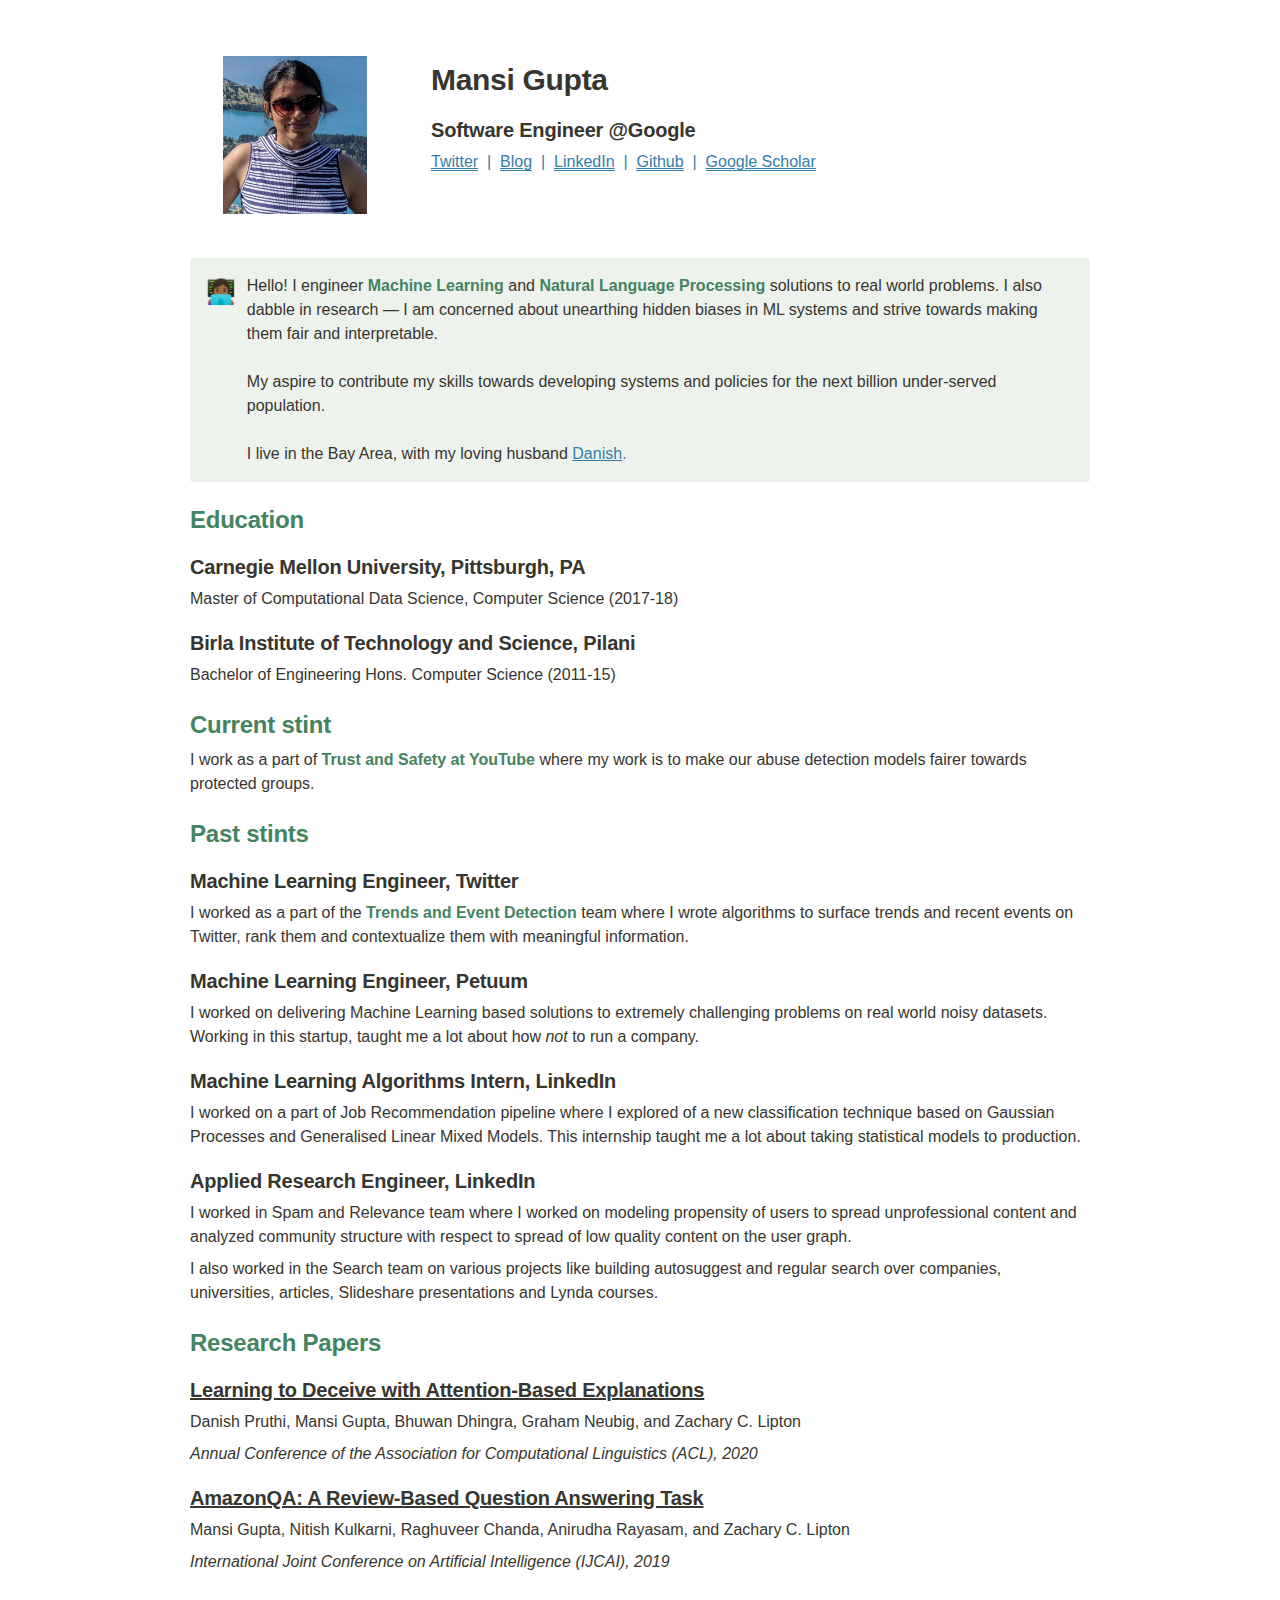
<file: index.html>
<html><head><meta http-equiv="Content-Type" content="text/html; charset=utf-8"/><title>Untitled</title><style>
/* cspell:disable-file */
/* webkit printing magic: print all background colors */
html {
	-webkit-print-color-adjust: exact;
}
* {
	box-sizing: border-box;
	-webkit-print-color-adjust: exact;
}

html,
body {
	margin: 0;
	padding: 0;
}
@media only screen {
	body {
		margin: 2em auto;
		max-width: 900px;
		color: rgb(55, 53, 47);
	}
}

body {
	line-height: 1.5;
	white-space: pre-wrap;
}

a,
a.visited {
	color: inherit;
	text-decoration: underline;
}

.pdf-relative-link-path {
	font-size: 80%;
	color: #444;
}

h1,
h2,
h3 {
	letter-spacing: -0.01em;
	line-height: 1.2;
	font-weight: 600;
	margin-bottom: 0;
}

.page-title {
	font-size: 2.5rem;
	font-weight: 700;
	margin-top: 0;
	margin-bottom: 0.75em;
}

h1 {
	font-size: 1.875rem;
	margin-top: 1.875rem;
}

h2 {
	font-size: 1.5rem;
	margin-top: 1.5rem;
}

h3 {
	font-size: 1.25rem;
	margin-top: 1.25rem;
}

.source {
	border: 1px solid #ddd;
	border-radius: 3px;
	padding: 1.5em;
	word-break: break-all;
}

.callout {
	border-radius: 3px;
	padding: 1rem;
}

figure {
	margin: 1.25em 0;
	page-break-inside: avoid;
}

figcaption {
	opacity: 0.5;
	font-size: 85%;
	margin-top: 0.5em;
}

mark {
	background-color: transparent;
}

.indented {
	padding-left: 1.5em;
}

hr {
	background: transparent;
	display: block;
	width: 100%;
	height: 1px;
	visibility: visible;
	border: none;
	border-bottom: 1px solid rgba(55, 53, 47, 0.09);
}

img {
	max-width: 100%;
}

@media only print {
	img {
		max-height: 100vh;
		object-fit: contain;
	}
}

@page {
	margin: 1in;
}

.collection-content {
	font-size: 0.875rem;
}

.column-list {
	display: flex;
	justify-content: space-between;
}

.column {
	padding: 0 1em;
}

.column:first-child {
	padding-left: 0;
}

.column:last-child {
	padding-right: 0;
}

.table_of_contents-item {
	display: block;
	font-size: 0.875rem;
	line-height: 1.3;
	padding: 0.125rem;
}

.table_of_contents-indent-1 {
	margin-left: 1.5rem;
}

.table_of_contents-indent-2 {
	margin-left: 3rem;
}

.table_of_contents-indent-3 {
	margin-left: 4.5rem;
}

.table_of_contents-link {
	text-decoration: none;
	opacity: 0.7;
	border-bottom: 1px solid rgba(55, 53, 47, 0.18);
}

table,
th,
td {
	border: 1px solid rgba(55, 53, 47, 0.09);
	border-collapse: collapse;
}

table {
	border-left: none;
	border-right: none;
}

th,
td {
	font-weight: normal;
	padding: 0.25em 0.5em;
	line-height: 1.5;
	min-height: 1.5em;
	text-align: left;
}

th {
	color: rgba(55, 53, 47, 0.6);
}

ol,
ul {
	margin: 0;
	margin-block-start: 0.6em;
	margin-block-end: 0.6em;
}

li > ol:first-child,
li > ul:first-child {
	margin-block-start: 0.6em;
}

ul > li {
	list-style: disc;
}

ul.to-do-list {
	text-indent: -1.7em;
}

ul.to-do-list > li {
	list-style: none;
}

.to-do-children-checked {
	text-decoration: line-through;
	opacity: 0.375;
}

ul.toggle > li {
	list-style: none;
}

ul {
	padding-inline-start: 1.7em;
}

ul > li {
	padding-left: 0.1em;
}

ol {
	padding-inline-start: 1.6em;
}

ol > li {
	padding-left: 0.2em;
}

.mono ol {
	padding-inline-start: 2em;
}

.mono ol > li {
	text-indent: -0.4em;
}

.toggle {
	padding-inline-start: 0em;
	list-style-type: none;
}

/* Indent toggle children */
.toggle > li > details {
	padding-left: 1.7em;
}

.toggle > li > details > summary {
	margin-left: -1.1em;
}

.selected-value {
	display: inline-block;
	padding: 0 0.5em;
	background: rgba(206, 205, 202, 0.5);
	border-radius: 3px;
	margin-right: 0.5em;
	margin-top: 0.3em;
	margin-bottom: 0.3em;
	white-space: nowrap;
}

.collection-title {
	display: inline-block;
	margin-right: 1em;
}

.simple-table {
	margin-top: 1em;
	font-size: 0.875rem;
	empty-cells: show;
}
.simple-table td {
	height: 29px;
	min-width: 120px;
}

.simple-table th {
	height: 29px;
	min-width: 120px;
}

.simple-table-header-color {
	background: rgb(247, 246, 243);
	color: black;
}
.simple-table-header {
	font-weight: 500;
}

time {
	opacity: 0.5;
}

.icon {
	display: inline-block;
	max-width: 1.2em;
	max-height: 1.2em;
	text-decoration: none;
	vertical-align: text-bottom;
	margin-right: 0.5em;
}

img.icon {
	border-radius: 3px;
}

.user-icon {
	width: 1.5em;
	height: 1.5em;
	border-radius: 100%;
	margin-right: 0.5rem;
}

.user-icon-inner {
	font-size: 0.8em;
}

.text-icon {
	border: 1px solid #000;
	text-align: center;
}

.page-cover-image {
	display: block;
	object-fit: cover;
	width: 100%;
	max-height: 30vh;
}

.page-header-icon {
	font-size: 3rem;
	margin-bottom: 1rem;
}

.page-header-icon-with-cover {
	margin-top: -0.72em;
	margin-left: 0.07em;
}

.page-header-icon img {
	border-radius: 3px;
}

.link-to-page {
	margin: 1em 0;
	padding: 0;
	border: none;
	font-weight: 500;
}

p > .user {
	opacity: 0.5;
}

td > .user,
td > time {
	white-space: nowrap;
}

input[type="checkbox"] {
	transform: scale(1.5);
	margin-right: 0.6em;
	vertical-align: middle;
}

p {
	margin-top: 0.5em;
	margin-bottom: 0.5em;
}

.image {
	border: none;
	margin: 1.5em 0;
	padding: 0;
	border-radius: 0;
	text-align: center;
}

.code,
code {
	background: rgba(135, 131, 120, 0.15);
	border-radius: 3px;
	padding: 0.2em 0.4em;
	border-radius: 3px;
	font-size: 85%;
	tab-size: 2;
}

code {
	color: #eb5757;
}

.code {
	padding: 1.5em 1em;
}

.code-wrap {
	white-space: pre-wrap;
	word-break: break-all;
}

.code > code {
	background: none;
	padding: 0;
	font-size: 100%;
	color: inherit;
}

blockquote {
	font-size: 1.25em;
	margin: 1em 0;
	padding-left: 1em;
	border-left: 3px solid rgb(55, 53, 47);
}

.bookmark {
	text-decoration: none;
	max-height: 8em;
	padding: 0;
	display: flex;
	width: 100%;
	align-items: stretch;
}

.bookmark-title {
	font-size: 0.85em;
	overflow: hidden;
	text-overflow: ellipsis;
	height: 1.75em;
	white-space: nowrap;
}

.bookmark-text {
	display: flex;
	flex-direction: column;
}

.bookmark-info {
	flex: 4 1 180px;
	padding: 12px 14px 14px;
	display: flex;
	flex-direction: column;
	justify-content: space-between;
}

.bookmark-image {
	width: 33%;
	flex: 1 1 180px;
	display: block;
	position: relative;
	object-fit: cover;
	border-radius: 1px;
}

.bookmark-description {
	color: rgba(55, 53, 47, 0.6);
	font-size: 0.75em;
	overflow: hidden;
	max-height: 4.5em;
	word-break: break-word;
}

.bookmark-href {
	font-size: 0.75em;
	margin-top: 0.25em;
}

.sans { font-family: ui-sans-serif, -apple-system, BlinkMacSystemFont, "Segoe UI", Helvetica, "Apple Color Emoji", Arial, sans-serif, "Segoe UI Emoji", "Segoe UI Symbol"; }
.code { font-family: "SFMono-Regular", Menlo, Consolas, "PT Mono", "Liberation Mono", Courier, monospace; }
.serif { font-family: Lyon-Text, Georgia, ui-serif, serif; }
.mono { font-family: iawriter-mono, Nitti, Menlo, Courier, monospace; }
.pdf .sans { font-family: Inter, ui-sans-serif, -apple-system, BlinkMacSystemFont, "Segoe UI", Helvetica, "Apple Color Emoji", Arial, sans-serif, "Segoe UI Emoji", "Segoe UI Symbol", 'Twemoji', 'Noto Color Emoji', 'Noto Sans CJK JP'; }
.pdf:lang(zh-CN) .sans { font-family: Inter, ui-sans-serif, -apple-system, BlinkMacSystemFont, "Segoe UI", Helvetica, "Apple Color Emoji", Arial, sans-serif, "Segoe UI Emoji", "Segoe UI Symbol", 'Twemoji', 'Noto Color Emoji', 'Noto Sans CJK SC'; }
.pdf:lang(zh-TW) .sans { font-family: Inter, ui-sans-serif, -apple-system, BlinkMacSystemFont, "Segoe UI", Helvetica, "Apple Color Emoji", Arial, sans-serif, "Segoe UI Emoji", "Segoe UI Symbol", 'Twemoji', 'Noto Color Emoji', 'Noto Sans CJK TC'; }
.pdf:lang(ko-KR) .sans { font-family: Inter, ui-sans-serif, -apple-system, BlinkMacSystemFont, "Segoe UI", Helvetica, "Apple Color Emoji", Arial, sans-serif, "Segoe UI Emoji", "Segoe UI Symbol", 'Twemoji', 'Noto Color Emoji', 'Noto Sans CJK KR'; }
.pdf .code { font-family: Source Code Pro, "SFMono-Regular", Menlo, Consolas, "PT Mono", "Liberation Mono", Courier, monospace, 'Twemoji', 'Noto Color Emoji', 'Noto Sans Mono CJK JP'; }
.pdf:lang(zh-CN) .code { font-family: Source Code Pro, "SFMono-Regular", Menlo, Consolas, "PT Mono", "Liberation Mono", Courier, monospace, 'Twemoji', 'Noto Color Emoji', 'Noto Sans Mono CJK SC'; }
.pdf:lang(zh-TW) .code { font-family: Source Code Pro, "SFMono-Regular", Menlo, Consolas, "PT Mono", "Liberation Mono", Courier, monospace, 'Twemoji', 'Noto Color Emoji', 'Noto Sans Mono CJK TC'; }
.pdf:lang(ko-KR) .code { font-family: Source Code Pro, "SFMono-Regular", Menlo, Consolas, "PT Mono", "Liberation Mono", Courier, monospace, 'Twemoji', 'Noto Color Emoji', 'Noto Sans Mono CJK KR'; }
.pdf .serif { font-family: PT Serif, Lyon-Text, Georgia, ui-serif, serif, 'Twemoji', 'Noto Color Emoji', 'Noto Serif CJK JP'; }
.pdf:lang(zh-CN) .serif { font-family: PT Serif, Lyon-Text, Georgia, ui-serif, serif, 'Twemoji', 'Noto Color Emoji', 'Noto Serif CJK SC'; }
.pdf:lang(zh-TW) .serif { font-family: PT Serif, Lyon-Text, Georgia, ui-serif, serif, 'Twemoji', 'Noto Color Emoji', 'Noto Serif CJK TC'; }
.pdf:lang(ko-KR) .serif { font-family: PT Serif, Lyon-Text, Georgia, ui-serif, serif, 'Twemoji', 'Noto Color Emoji', 'Noto Serif CJK KR'; }
.pdf .mono { font-family: PT Mono, iawriter-mono, Nitti, Menlo, Courier, monospace, 'Twemoji', 'Noto Color Emoji', 'Noto Sans Mono CJK JP'; }
.pdf:lang(zh-CN) .mono { font-family: PT Mono, iawriter-mono, Nitti, Menlo, Courier, monospace, 'Twemoji', 'Noto Color Emoji', 'Noto Sans Mono CJK SC'; }
.pdf:lang(zh-TW) .mono { font-family: PT Mono, iawriter-mono, Nitti, Menlo, Courier, monospace, 'Twemoji', 'Noto Color Emoji', 'Noto Sans Mono CJK TC'; }
.pdf:lang(ko-KR) .mono { font-family: PT Mono, iawriter-mono, Nitti, Menlo, Courier, monospace, 'Twemoji', 'Noto Color Emoji', 'Noto Sans Mono CJK KR'; }
.highlight-default {
	color: rgba(55, 53, 47, 1);
}
.highlight-gray {
	color: rgba(120, 119, 116, 1);
	fill: rgba(120, 119, 116, 1);
}
.highlight-brown {
	color: rgba(159, 107, 83, 1);
	fill: rgba(159, 107, 83, 1);
}
.highlight-orange {
	color: rgba(217, 115, 13, 1);
	fill: rgba(217, 115, 13, 1);
}
.highlight-yellow {
	color: rgba(203, 145, 47, 1);
	fill: rgba(203, 145, 47, 1);
}
.highlight-teal {
	color: rgba(68, 131, 97, 1);
	fill: rgba(68, 131, 97, 1);
}
.highlight-blue {
	color: rgba(51, 126, 169, 1);
	fill: rgba(51, 126, 169, 1);
}
.highlight-purple {
	color: rgba(144, 101, 176, 1);
	fill: rgba(144, 101, 176, 1);
}
.highlight-pink {
	color: rgba(193, 76, 138, 1);
	fill: rgba(193, 76, 138, 1);
}
.highlight-red {
	color: rgba(212, 76, 71, 1);
	fill: rgba(212, 76, 71, 1);
}
.highlight-gray_background {
	background: rgba(241, 241, 239, 1);
}
.highlight-brown_background {
	background: rgba(244, 238, 238, 1);
}
.highlight-orange_background {
	background: rgba(251, 236, 221, 1);
}
.highlight-yellow_background {
	background: rgba(251, 243, 219, 1);
}
.highlight-teal_background {
	background: rgba(237, 243, 236, 1);
}
.highlight-blue_background {
	background: rgba(231, 243, 248, 1);
}
.highlight-purple_background {
	background: rgba(244, 240, 247, 0.8);
}
.highlight-pink_background {
	background: rgba(249, 238, 243, 0.8);
}
.highlight-red_background {
	background: rgba(253, 235, 236, 1);
}
.block-color-default {
	color: inherit;
	fill: inherit;
}
.block-color-gray {
	color: rgba(120, 119, 116, 1);
	fill: rgba(120, 119, 116, 1);
}
.block-color-brown {
	color: rgba(159, 107, 83, 1);
	fill: rgba(159, 107, 83, 1);
}
.block-color-orange {
	color: rgba(217, 115, 13, 1);
	fill: rgba(217, 115, 13, 1);
}
.block-color-yellow {
	color: rgba(203, 145, 47, 1);
	fill: rgba(203, 145, 47, 1);
}
.block-color-teal {
	color: rgba(68, 131, 97, 1);
	fill: rgba(68, 131, 97, 1);
}
.block-color-blue {
	color: rgba(51, 126, 169, 1);
	fill: rgba(51, 126, 169, 1);
}
.block-color-purple {
	color: rgba(144, 101, 176, 1);
	fill: rgba(144, 101, 176, 1);
}
.block-color-pink {
	color: rgba(193, 76, 138, 1);
	fill: rgba(193, 76, 138, 1);
}
.block-color-red {
	color: rgba(212, 76, 71, 1);
	fill: rgba(212, 76, 71, 1);
}
.block-color-gray_background {
	background: rgba(241, 241, 239, 1);
}
.block-color-brown_background {
	background: rgba(244, 238, 238, 1);
}
.block-color-orange_background {
	background: rgba(251, 236, 221, 1);
}
.block-color-yellow_background {
	background: rgba(251, 243, 219, 1);
}
.block-color-teal_background {
	background: rgba(237, 243, 236, 1);
}
.block-color-blue_background {
	background: rgba(231, 243, 248, 1);
}
.block-color-purple_background {
	background: rgba(244, 240, 247, 0.8);
}
.block-color-pink_background {
	background: rgba(249, 238, 243, 0.8);
}
.block-color-red_background {
	background: rgba(253, 235, 236, 1);
}
.select-value-color-pink { background-color: rgba(245, 224, 233, 1); }
.select-value-color-purple { background-color: rgba(232, 222, 238, 1); }
.select-value-color-green { background-color: rgba(219, 237, 219, 1); }
.select-value-color-gray { background-color: rgba(227, 226, 224, 1); }
.select-value-color-opaquegray { background-color: rgba(255, 255, 255, 0.0375); }
.select-value-color-orange { background-color: rgba(250, 222, 201, 1); }
.select-value-color-brown { background-color: rgba(238, 224, 218, 1); }
.select-value-color-red { background-color: rgba(255, 226, 221, 1); }
.select-value-color-yellow { background-color: rgba(253, 236, 200, 1); }
.select-value-color-blue { background-color: rgba(211, 229, 239, 1); }

.checkbox {
	display: inline-flex;
	vertical-align: text-bottom;
	width: 16;
	height: 16;
	background-size: 16px;
	margin-left: 2px;
	margin-right: 5px;
}

.checkbox-on {
	background-image: url("data:image/svg+xml;charset=UTF-8,%3Csvg%20width%3D%2216%22%20height%3D%2216%22%20viewBox%3D%220%200%2016%2016%22%20fill%3D%22none%22%20xmlns%3D%22http%3A%2F%2Fwww.w3.org%2F2000%2Fsvg%22%3E%0A%3Crect%20width%3D%2216%22%20height%3D%2216%22%20fill%3D%22%2358A9D7%22%2F%3E%0A%3Cpath%20d%3D%22M6.71429%2012.2852L14%204.9995L12.7143%203.71436L6.71429%209.71378L3.28571%206.2831L2%207.57092L6.71429%2012.2852Z%22%20fill%3D%22white%22%2F%3E%0A%3C%2Fsvg%3E");
}

.checkbox-off {
	background-image: url("data:image/svg+xml;charset=UTF-8,%3Csvg%20width%3D%2216%22%20height%3D%2216%22%20viewBox%3D%220%200%2016%2016%22%20fill%3D%22none%22%20xmlns%3D%22http%3A%2F%2Fwww.w3.org%2F2000%2Fsvg%22%3E%0A%3Crect%20x%3D%220.75%22%20y%3D%220.75%22%20width%3D%2214.5%22%20height%3D%2214.5%22%20fill%3D%22white%22%20stroke%3D%22%2336352F%22%20stroke-width%3D%221.5%22%2F%3E%0A%3C%2Fsvg%3E");
}
	
</style></head><body><article id="c1f842e7-3046-4308-a407-2b301e80b8d4" class="page sans"><header><h1 class="page-title"></h1></header><div class="page-body"><div id="a8f28c75-cb20-49bd-b37d-0115805cb64c" class="column-list"><div id="56de422b-a6c1-4cd2-8c51-07428051989e" style="width:25%" class="column"><figure id="39986ae9-c410-421d-9ad6-3fed90054cea" class="image"><a href="website_image.png"><img style="width:144px" src="website_image.png"/></a></figure></div><div id="bb666da9-59e5-4c6b-a06d-b19e74d6b8ad" style="width:62.5%" class="column"><h1 id="d0f48e9f-ff0d-4416-9b76-8763866b4a02" class="">Mansi Gupta</h1><h3 id="637cc252-1488-4514-afca-9717ed061388" class="">Software Engineer @Google </h3><p id="18fc4683-c3bc-4e85-8de4-09128016b39a" class="block-color-blue"><span style="border-bottom:0.05em solid"><a href="https://twitter.com/im_mansigupta">Twitter</a></span>  |  <span style="border-bottom:0.05em solid"><a href="https://www.notion.so/Website-c06ca04752b74b51ba4d67d1e3d15dca">Blog</a></span>  |  <a href="https://www.linkedin.com/in/immansigupta/"><span style="border-bottom:0.05em solid">LinkedIn</span></a>  |  <span style="border-bottom:0.05em solid"><a href="https://github.com/mgupta1410/">Github</a></span>  |  <span style="border-bottom:0.05em solid"><a href="https://scholar.google.com/citations?user=v9-IuzwAAAAJ&amp;hl=en">Google Scholar</a></span></p></div><div id="15ca3383-9159-4646-b255-ec61d326a214" style="width:12.50000000000003%" class="column"><p id="7e0f321f-28b4-41ff-89f9-ad1a27274205" class="">
</p></div></div><figure class="block-color-teal_background callout" style="white-space:pre-wrap;display:flex" id="91b84763-923b-45b5-9842-573cec8a93fe"><div style="font-size:1.5em"><span class="icon">👩🏾‍💻</span></div><div style="width:100%">Hello! I engineer <strong><mark class="highlight-teal">Machine Learning</mark></strong> and <strong><mark class="highlight-teal">Natural Language Processing</mark></strong> solutions to real world problems. I also dabble in research — I am concerned about unearthing hidden biases in ML systems and strive towards making them fair and interpretable.

My aspire to contribute my skills towards developing systems and policies for the next billion under-served population.

I live in the Bay Area, with my loving husband <mark class="highlight-blue"><a href="https://www.cs.cmu.edu/~ddanish/">Danish</a></mark><mark class="highlight-blue">.</mark></div></figure><h2 id="a1055345-f7d6-456d-b264-16d16b088422" class=""><mark class="highlight-teal">Education</mark></h2><h3 id="b860a453-e540-4fec-abc1-84fbe4455b7d" class="">Carnegie Mellon University, Pittsburgh, PA</h3><p id="0a87345c-0f6c-4083-805a-f2619bb5f300" class="">Master of Computational Data Science, Computer Science (2017-18)</p><h3 id="8f57581d-cb72-4026-a325-31b05c61d6d8" class="">Birla Institute of Technology and Science, Pilani</h3><p id="4c06bba9-20cd-419f-b710-9c6a1e29f524" class="">Bachelor of Engineering Hons. Computer Science (2011-15)</p><h2 id="56fba75c-3f75-42c4-ab0c-0f1058ebb06e" class=""><mark class="highlight-teal">Current stint</mark></h2><p id="63105ea9-418a-4d69-94a4-596c756877ae" class="">I work as a part of <strong><mark class="highlight-teal">Trust and Safety at YouTube</mark></strong> where my work is to make our abuse detection models fairer towards protected groups.</p><h2 id="7dfe4bfb-93bc-4d3c-9490-968560c93e30" class=""><mark class="highlight-teal">Past stints</mark></h2><h3 id="9ef21b8c-e117-45c5-b83b-b334570478d3" class="">Machine Learning Engineer, Twitter</h3><p id="70a41538-75ef-44cb-9fc4-95b1799c878e" class="">I worked as a part of the <strong><mark class="highlight-teal">Trends and Event Detection</mark></strong> team where I wrote algorithms to surface trends and recent events on Twitter, rank them and contextualize them with meaningful information.</p><h3 id="b5b77479-0210-42ac-a8d2-858d2c89d776" class="">Machine Learning Engineer, Petuum</h3><p id="044a9e29-7551-4fbd-ab59-84ec74034ad6" class="">I worked on delivering Machine Learning based solutions to extremely challenging problems on real world noisy datasets. Working in this startup, taught me a lot about how<em> not </em>to<em> </em>run a company.</p><h3 id="6282808f-5120-474d-b5f0-8751ab12ede3" class="">Machine Learning Algorithms Intern, LinkedIn</h3><p id="1ff2b5a0-a208-415e-88e9-f63126758fb1" class="">I worked on a part of Job Recommendation pipeline where I explored of a new classification technique based on Gaussian Processes and Generalised Linear Mixed Models. This internship taught me a lot about taking statistical models to production.</p><h3 id="7eb5aded-f1e4-4b7b-809f-307eb89a5f01" class="">Applied Research Engineer, LinkedIn</h3><p id="a487fa17-52ab-4f28-9d34-3e438f92f5e8" class="">I worked in Spam and Relevance team where I worked on modeling propensity of users to spread unprofessional content and analyzed community structure with respect to spread of low quality content on the user graph.</p><p id="04a760e6-d141-41de-ba08-e23869bd784f" class="">I also worked in the Search team on various projects like building autosuggest and regular search over companies, universities, articles, Slideshare presentations and Lynda courses.</p><h2 id="ca3913d8-4d57-4cd2-ae94-5a40f5527532" class=""><mark class="highlight-teal">Research Papers</mark></h2><h3 id="81d401e4-6743-43b8-86b5-73ebaa72553f" class=""><a href="https://arxiv.org/abs/1909.07913">Learning to Deceive with Attention-Based Explanations</a></h3><p id="d9d59265-de13-4833-9695-734ba2efb4cb" class="">Danish Pruthi, Mansi Gupta, Bhuwan Dhingra, Graham Neubig, and Zachary C. Lipton</p><p id="d98c2b12-76b5-4fd9-a103-a29f6810c396" class=""><em>Annual Conference of the Association for Computational Linguistics (ACL), 2020</em></p><h3 id="ed4867c7-66f9-4bd2-ac40-74af1de8634d" class=""><a href="https://arxiv.org/abs/1908.04364">AmazonQA: A Review-Based Question Answering Task</a></h3><p id="49736f5c-8fb3-4b2a-9cd6-625ceb89fe15" class="">Mansi Gupta, Nitish Kulkarni, Raghuveer Chanda, Anirudha Rayasam, and Zachary C. Lipton</p><p id="fb4f87f7-4ec7-426a-967e-af2635254155" class=""><em>International Joint Conference on Artificial Intelligence (IJCAI), 2019</em></p></div></article></body></html>
</file>
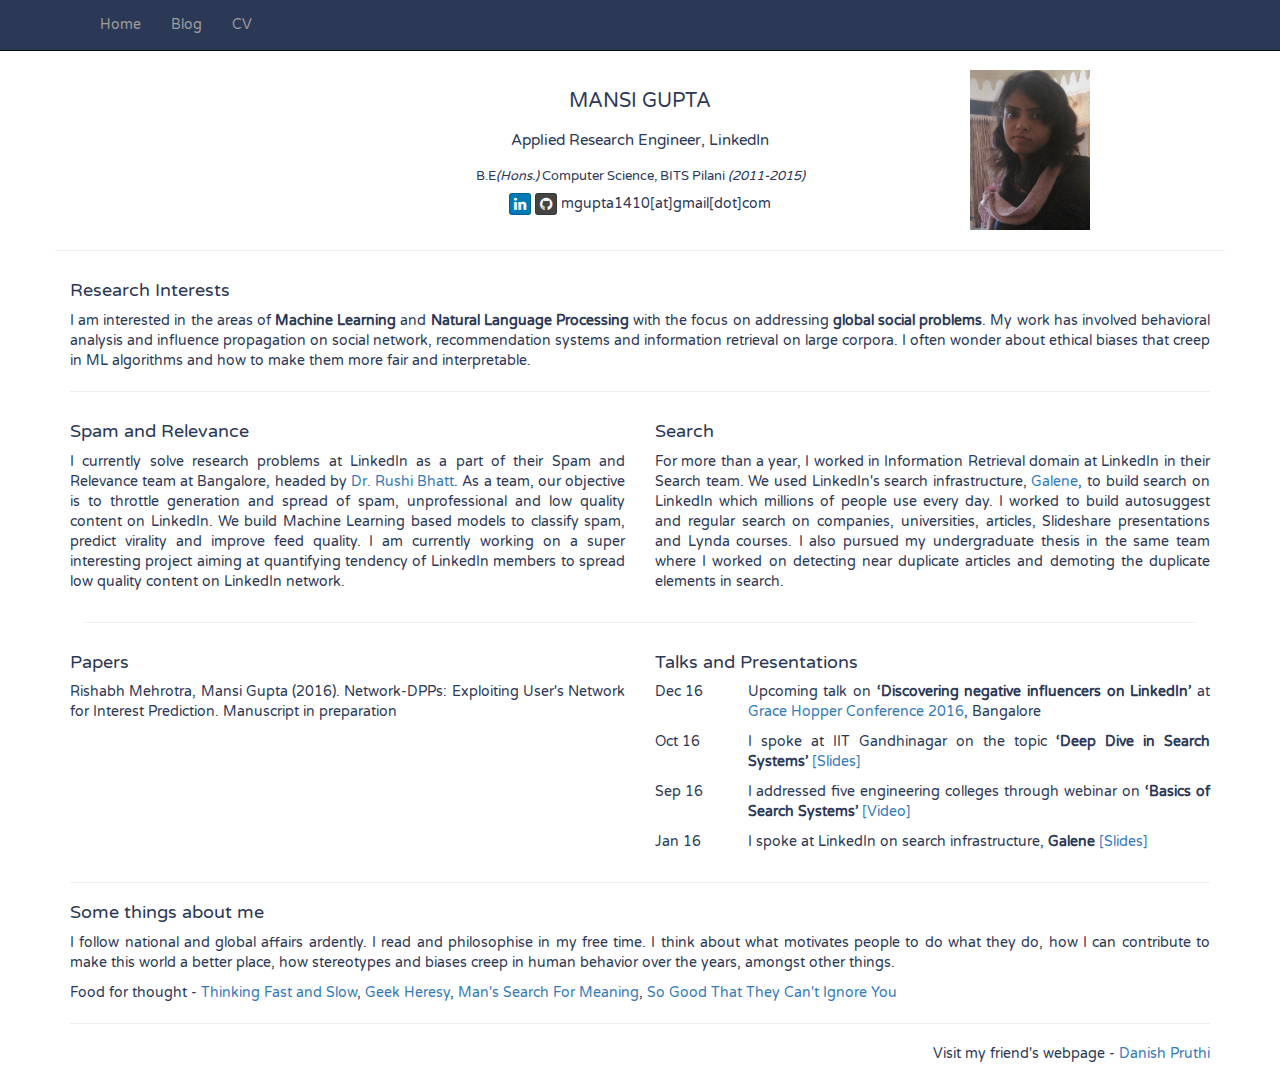
<file: old_website/index.html>
<html lang="en">

<head>

    <meta charset="utf-8">
    <meta http-equiv="X-UA-Compatible" content="IE=edge">
    <meta name="viewport" content="width=device-width, initial-scale=1">
    <meta name="description" content="">
    <meta name="author" content="">

    <title>Mansi Gupta</title>

    <!-- Bootstrap Core CSS -->
    <link href="static/css/bootstrap.min.css" rel="stylesheet">
    <link href="static/css/bootstrap-social.css" rel="stylesheet">
    <link href="static/font-awesome-4.7.0/css/font-awesome.css" rel="stylesheet">

    <!-- Custom CSS -->
    <link href="static/css/custom.css" rel="stylesheet">
    <link href="https://fonts.googleapis.com/css?family=Varela+Round" rel="stylesheet">

    <style>
    body {
        padding-top: 70px;
        /* Required padding for .navbar-fixed-top. Remove if using .navbar-static-top. Change if height of navigation changes. */
    }
    </style>

</head>

<body>

    <!-- Navigation -->
    <nav class="navbar navbar-inverse navbar-fixed-top" role="navigation" style="background-color: #2B3856">
        <div class="container">
            <!-- Brand and toggle get grouped for better mobile display -->
            <div class="navbar-header">
                <button type="button" class="navbar-toggle" data-toggle="collapse" data-target="#bs-example-navbar-collapse-1">
                    <span class="sr-only">Toggle navigation</span>
                    <span class="icon-bar"></span>
                    <span class="icon-bar"></span>
                    <span class="icon-bar"></span>
                </button>
                <a class="navbar-brand" href="#"></a>
            </div>
            <!-- Collect the nav links, forms, and other content for toggling -->
            <div class="collapse navbar-collapse custom-font" id="bs-example-navbar-collapse-1">
                <ul class="nav navbar-nav">
                    <li><a href="index.html">Home</a></li>
                    <li><a href="blog.html">Blog</a></li>
                    <li><a href="cv_mansi_gupta_11_16.pdf">CV</a></li>
                </ul>
            </div>
            <!-- /.navbar-collapse -->
        </div>
        <!-- /.container -->
    </nav>

    <!-- Page Content -->
    <div class="container">
      <div class="row">
          <div class="col-lg-4 col-xs-4">
          </div>
          <div class="col-lg-4 col-xs-4 text-center">
              <h1 class="custom-text-h1">MANSI GUPTA</h1>
              <h2 class="custom-text-h2">Applied Research Engineer, LinkedIn</h2>
              <h2 class="custom-text-h3">B.E<i>(Hons.)</i>  Computer Science, BITS Pilani <i>(2011-2015)</i></h2>
              <p class="custom-font-c"><a class="btn btn-social-icon btn-linkedin btn-xs" href="https://www.linkedin.com/in/mansiguptain" target="_blank"><span class="fa fa-linkedin"></span></a>
                <a class="btn btn-social-icon btn-github btn-xs" href="https://www.github.com/mgupta1410" target="_blank"><span class="fa fa-github"></span></a>
                mgupta1410[at]gmail[dot]com
              </p>
         </div>
         <div class="col-lg-4 col-xs-4 text-center">
           <img src="website_photo.JPG" alt="Mansi Gupta" style="width:120px;height:160px;">
         </div>
      </div>

      <div class="row">
        <hr></hr>
          <div class="col-lg-12 col-xs-12 custom-font">
            <h4>Research Interests</h4>
              <p>I am interested in the areas of <strong>Machine Learning</strong> and <strong>Natural Language Processing</strong> with the focus on addressing <strong>global social problems</strong>. My work has involved behavioral analysis and influence propagation on social network, recommendation systems and information retrieval on large corpora. I often wonder about ethical biases that creep in ML algorithms and how to make them more fair and interpretable. </p>
              <hr></hr>
            </div>
          <div class="col-lg-12 col-xs-12 custom-font">
            <div class="col-lg-6 col-xs-6" style="padding-left:0px;">
              <h4>Spam and Relevance</h4>
              <p>I currently solve research problems at LinkedIn as a part of their Spam and Relevance team at Bangalore, headed by <a href="https://in.linkedin.com/in/rushibhatt">Dr. Rushi Bhatt</a>. As a team, our objective is to throttle generation and spread of spam, unprofessional and low quality content on LinkedIn. We build Machine Learning based models to classify spam, predict virality and improve feed quality. I am currently working on a super interesting project aiming at quantifying tendency of LinkedIn members to spread low quality content on LinkedIn network.</p>
            </div>
            <div class="col-lg-6 col-xs-6" style="padding-right:0px;">
              <h4>Search</h4>
              <p>For more than a year, I worked in Information Retrieval domain at LinkedIn in their Search team. We used LinkedIn's search infrastructure, <a href="https://engineering.linkedin.com/search/did-you-mean-galene">Galene</a>, to build search on LinkedIn which millions of people use every day. I worked to build autosuggest and regular search on companies, universities, articles, Slideshare presentations and Lynda courses. I also pursued my undergraduate thesis in the same team where I worked on detecting near duplicate articles and demoting the duplicate elements in search.</p>
            </div>
            <div class="col-lg-12 col-xs-12 custom-font"><hr></hr></div>
            <div class="col-lg-6 col-xs-6 custom-font" style="padding-left:0px;">
              <h4>Papers</h4>
              <p>Rishabh Mehrotra, Mansi Gupta (2016). Network-DPPs: Exploiting User's Network for Interest Prediction. Manuscript in preparation</p>
            </div>
            <div class="col-lg-6 col-xs-6 custom-font" style="padding-right:0px;">
              <h4>Talks and Presentations</h4>

                <div class="col-lg-2 col-xs-2 custom-font" style="padding:0px;">
                <p>Dec 16</p>
                </div>
                <div class="col-lg-10 col-xs-10 custom-font" style="padding:0px;">
                  <p>Upcoming talk on <b>&lsquo;Discovering negative influencers on LinkedIn&rsquo;</b> at <a href="http://ghcindia.anitaborg.org/" target="_blank">Grace Hopper Conference 2016</a>, Bangalore</p>
                </div>

                <div class="col-lg-2 col-xs-2 custom-font" style="padding:0px;">
                <p>Oct 16</p>
                </div>
                <div class="col-lg-10 col-xs-10 custom-font" style="padding:0px;">
                  <p>I spoke at IIT Gandhinagar on the topic <b>&lsquo;Deep Dive in Search Systems&rsquo;</b>  <a href="IIT_GN.pdf" target="_blank">[Slides]</a></p>
                </div>

                <div class="col-lg-2 col-xs-2 custom-font" style="padding:0px;">
                <p>Sep 16</p>
                </div>
                <div class="col-lg-10 col-xs-10 custom-font" style="padding:0px;">
                  <p>I addressed five engineering colleges through webinar on <b>&lsquo;Basics of Search Systems&rsquo;</b> <a href="https://www.youtube.com/watch?v=a0z0umCTlAA" target="_blank">[Video]</a></p>
                </div>

                <div class="col-lg-2 col-xs-2 custom-font" style="padding:0px;">
                <p>Jan 16</p>
                </div>
                <div class="col-lg-10 col-xs-10 custom-font" style="padding:0px;">
                  <p>I spoke at LinkedIn on search infrastructure, <b>Galene</b> <a href="GaleneTalkPublic.pdf" target="_blank">[Slides]</a></p>
                </div>

            </div>
          </div>
      <div class="col-lg-12 col-xs-12 custom-font">
        <hr></hr>
        <h4>Some things about me</h4>
          <p>I follow national and global affairs ardently. I read and philosophise in my free time. I think about what motivates people to do what they do, how I can contribute to make this world a better place, how stereotypes and biases creep in human behavior over the years, amongst other things.</p>
          <p>Food for thought - <a href="http://www.goodreads.com/book/show/11468377-thinking-fast-and-slow"> Thinking Fast and Slow</a>, <a href="https://geekheresy.org/"> Geek Heresy</a>, <a href="https://www.goodreads.com/book/show/4069.Man_s_Search_for_Meaning"> Man's Search For Meaning</a>, <a href="https://www.goodreads.com/book/show/13525945-so-good-they-can-t-ignore-you"> So Good That They Can't Ignore You</a></p>
          <hr></hr>
      </div>
          <div class="col-lg-12 col-xs-12 custom-font">
            <p style="text-align:right"> Visit my friend's webpage - <a href="http://danishpruthi.com" target="_blank">Danish Pruthi</a></p>
          </div>
          </div>

    </div>
    <!-- /.container -->

    <!-- jQuery Version 1.11.1 -->
    <script src="js/jquery.js"></script>

    <!-- Bootstrap Core JavaScript -->
    <script src="js/bootstrap.min.js"></script>

</body>

</html>
</file>
<file: old_website/static/css/custom.css>
.custom-text-h1 {
  font-family: 'Varela Round', sans-serif;
  font-size: 20px;
  color: #2B3856
}
.custom-text-h2 {
  font-family: 'Varela Round', sans-serif;
  font-size: 15px;
  color: #2B3856
}

.custom-text-h3 {
  font-family: 'Varela Round', sans-serif;
  font-size: 13px;
  color: #2B3856
}

.custom-font {
  font-family: 'Varela Round', sans-serif;
  text-align: justify;
  color: #2B3856
}

.custom-font-c {
  font-family: 'Varela Round', sans-serif;
  text-align: center;
  color: #2B3856
}
</file>
